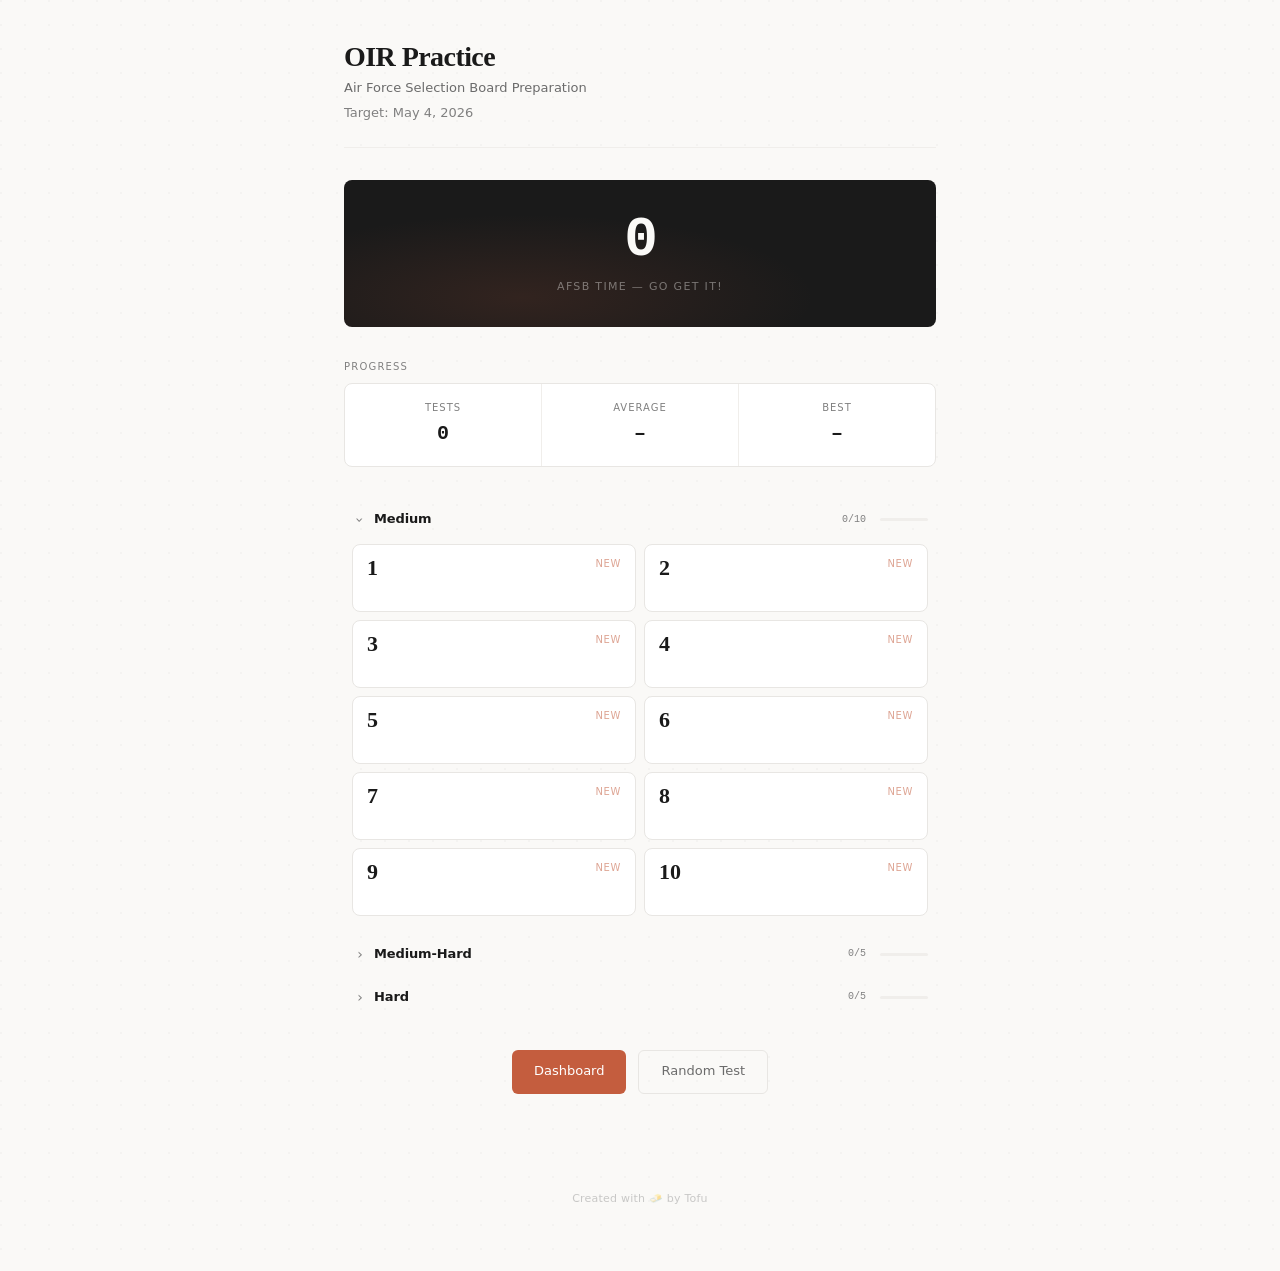
<file: index.html>
<!DOCTYPE html>
<html lang="en">
<head>
    <meta charset="UTF-8">
    <meta name="viewport" content="width=device-width, initial-scale=1.0">
    <title>OIR Practice — AFSB Preparation</title>
    <link rel="stylesheet" href="styles.css">
</head>
<body>
    <div class="container">
        <div class="header">
            <h1>OIR Practice</h1>
            <p>Air Force Selection Board Preparation</p>
            <p class="personal">Target: May 4, 2026</p>
        </div>

        <!-- Countdown Hero -->
        <div class="countdown-hero" role="status" aria-label="Countdown to AFSB">
            <div class="countdown-days" id="countdown" aria-live="polite">—</div>
            <div class="countdown-label">days until AFSB</div>
        </div>

        <div class="stats-section" role="region" aria-label="Progress overview">
            <h2>Progress</h2>
            <div id="overallStats" class="stats-grid">
                <div class="stat-card">
                    <div class="stat-label">Tests</div>
                    <div class="stat-value" id="testsTaken">0</div>
                </div>
                <div class="stat-card">
                    <div class="stat-label">Average</div>
                    <div class="stat-value" id="avgScore">–</div>
                </div>
                <div class="stat-card">
                    <div class="stat-label">Best</div>
                    <div class="stat-value" id="bestScore">–</div>
                </div>
            </div>
        </div>

        <div class="tests-section">
            <div id="testsGrid">
                <!-- Test groups will be injected here -->
            </div>
        </div>

        <div class="actions-section">
            <button class="action-btn" onclick="location.href='dashboard.html'" aria-label="View dashboard">
                Dashboard
            </button>
            <button class="action-btn secondary" onclick="startRandomTest()" aria-label="Start a random test">
                Random Test
            </button>
        </div>

        <div class="footer">
            <p>Created with 🧈 by Tofu</p>
        </div>
    </div>

    <script src="storage.js"></script>
    <script>
        function escapeHTMLIdx(str) {
            if (typeof str !== 'string') return String(str);
            return str.replace(/&/g, '&amp;').replace(/</g, '&lt;').replace(/>/g, '&gt;').replace(/"/g, '&quot;');
        }

        // Load test status and stats on page load
        window.addEventListener('DOMContentLoaded', function() {
            loadStats();
            loadTests();
            updateCountdown();
        });

        function updateCountdown() {
            const target = new Date('2026-05-04T00:00:00+05:30');
            const now = new Date();
            const diff = target - now;
            const el = document.getElementById('countdown');
            if (!el) return;
            if (diff <= 0) {
                el.textContent = '0';
                document.querySelector('.countdown-label').textContent = 'AFSB time — go get it!';
            } else {
                const days = Math.ceil(diff / (1000 * 60 * 60 * 24));
                el.innerHTML = days + '<span class="countdown-unit">d</span>';
            }
        }

        function loadStats() {
            const stats = getOverallStats();
            
            if (stats) {
                document.getElementById('testsTaken').textContent = stats.testsTaken;
                document.getElementById('avgScore').textContent = stats.avgScore + '%';
                document.getElementById('bestScore').textContent = stats.bestScore + '/50';
            }
        }

        function loadTests() {
            const testsContainer = document.getElementById('testsGrid');
            const testResults = getTestResults();
            
            // Define available tests
            const tests = [
                { id: 1, title: 'OIR Mock Test 1', difficulty: 'Medium' },
                { id: 2, title: 'OIR Mock Test 2', difficulty: 'Medium' },
                { id: 3, title: 'OIR Mock Test 3', difficulty: 'Medium' },
                { id: 4, title: 'OIR Mock Test 4', difficulty: 'Medium' },
                { id: 5, title: 'OIR Mock Test 5', difficulty: 'Medium' },
                { id: 6, title: 'OIR Mock Test 6', difficulty: 'Medium' },
                { id: 7, title: 'OIR Mock Test 7', difficulty: 'Medium' },
                { id: 8, title: 'OIR Mock Test 8', difficulty: 'Medium' },
                { id: 9, title: 'OIR Mock Test 9', difficulty: 'Medium' },
                { id: 10, title: 'OIR Mock Test 10', difficulty: 'Medium' },
                { id: 11, title: 'OIR Mock Test 11', difficulty: 'Medium-Hard' },
                { id: 12, title: 'OIR Mock Test 12', difficulty: 'Medium-Hard' },
                { id: 13, title: 'OIR Mock Test 13', difficulty: 'Medium-Hard' },
                { id: 14, title: 'OIR Mock Test 14', difficulty: 'Medium-Hard' },
                { id: 15, title: 'OIR Mock Test 15', difficulty: 'Medium-Hard' },
                { id: 16, title: 'OIR Mock Test 16', difficulty: 'Hard' },
                { id: 17, title: 'OIR Mock Test 17', difficulty: 'Hard' },
                { id: 18, title: 'OIR Mock Test 18', difficulty: 'Hard' },
                { id: 19, title: 'OIR Mock Test 19', difficulty: 'Hard' },
                { id: 20, title: 'OIR Mock Test 20', difficulty: 'Hard' }
            ];

            // Group tests by difficulty
            const groups = [
                { key: 'medium', label: 'Medium', emoji: '◆', tests: tests.filter(t => t.difficulty === 'Medium') },
                { key: 'medium-hard', label: 'Medium-Hard', emoji: '◆◆', tests: tests.filter(t => t.difficulty === 'Medium-Hard') },
                { key: 'hard', label: 'Hard', emoji: '◆◆◆', tests: tests.filter(t => t.difficulty === 'Hard') }
            ];

            testsContainer.innerHTML = '';

            groups.forEach((group, groupIdx) => {
                const completedInGroup = group.tests.filter(t => testResults.some(r => r.testId === t.id)).length;
                const progressPct = group.tests.length > 0 ? Math.round((completedInGroup / group.tests.length) * 100) : 0;

                const groupDiv = document.createElement('div');
                groupDiv.className = 'difficulty-group';
                
                // Collapsible header
                const headerDiv = document.createElement('div');
                headerDiv.className = 'difficulty-group-header';
                headerDiv.innerHTML = `
                    <span class="group-chevron" id="chevron-${group.key}">›</span>
                    <span class="difficulty-group-label">${group.label}</span>
                    <span class="group-progress">${completedInGroup}/${group.tests.length}</span>
                    <div class="group-progress-bar">
                        <div class="group-progress-fill" style="width: ${progressPct}%"></div>
                    </div>
                `;
                
                headerDiv.addEventListener('click', function() {
                    const body = groupDiv.querySelector('.difficulty-group-body');
                    const chevron = document.getElementById('chevron-' + group.key);
                    body.classList.toggle('collapsed');
                    chevron.classList.toggle('open');
                });
                
                groupDiv.appendChild(headerDiv);

                // Collapsible body — start collapsed by default
                const bodyDiv = document.createElement('div');
                bodyDiv.className = 'difficulty-group-body collapsed';

                const grid = document.createElement('div');
                grid.className = 'tests-compact-grid';

                group.tests.forEach(test => {
                    const results = testResults.filter(r => r.testId === test.id);
                    const bestScore = results.length > 0 ? Math.max(...results.map(r => r.score)) : null;
                    const bestPercentage = results.length > 0 ? Math.max(...results.map(r => r.percentage)) : null;
                    const attemptCount = results.length;
                    const testNum = test.id;

                    const card = document.createElement('div');
                    card.className = 'test-card';
                    card.setAttribute('role', 'button');
                    card.setAttribute('tabindex', '0');
                    card.setAttribute('aria-label', 'Test ' + testNum + (attemptCount > 0 ? ', best score ' + bestScore + ' out of 50' : ', not yet attempted'));
                    if (attemptCount > 0) card.classList.add('completed');
                    
                    card.innerHTML = `
                        <div class="card-top">
                            <span class="test-num">${testNum}</span>
                            ${attemptCount > 0 
                                ? '<span class="card-check">✓</span>' 
                                : '<span class="card-new">NEW</span>'}
                        </div>
                        ${attemptCount > 0 
                            ? `<div class="card-score">${bestScore}/50 · ${bestPercentage}%</div>` 
                            : ''}
                        <div class="card-bottom">
                            <span class="card-action">${attemptCount > 0 ? 'Retake →' : 'Start →'}</span>
                            ${attemptCount > 0 
                                ? `<a href="javascript:void(0)" class="results-link" onclick="event.stopPropagation(); viewResults(${test.id})" aria-label="View results for test ${testNum}">results</a>` 
                                : ''}
                        </div>
                    `;
                    
                    card.addEventListener('click', function() {
                        startTest(test.id);
                    });
                    card.addEventListener('keydown', function(e) {
                        if (e.key === 'Enter' || e.key === ' ') {
                            e.preventDefault();
                            startTest(test.id);
                        }
                    });

                    grid.appendChild(card);
                });

                bodyDiv.appendChild(grid);
                groupDiv.appendChild(bodyDiv);
                testsContainer.appendChild(groupDiv);
            });

            // Auto-expand the first group that has incomplete tests, or the first group
            const firstIncomplete = groups.findIndex(g => {
                const completedInGroup = g.tests.filter(t => testResults.some(r => r.testId === t.id)).length;
                return completedInGroup < g.tests.length;
            });
            const expandIdx = firstIncomplete >= 0 ? firstIncomplete : 0;
            const allGroups = testsContainer.querySelectorAll('.difficulty-group');
            if (allGroups[expandIdx]) {
                const body = allGroups[expandIdx].querySelector('.difficulty-group-body');
                const chevron = allGroups[expandIdx].querySelector('.group-chevron');
                if (body) body.classList.remove('collapsed');
                if (chevron) chevron.classList.add('open');
            }
        }

        function startTest(testId) {
            window.location.href = `test.html?testId=${testId}`;
        }

        function startRandomTest() {
            const testResults = getTestResults();
            const allTests = Array.from({length: 20}, (_, i) => i + 1);
            
            // Try to find an untaken test first
            const takenTests = new Set(testResults.map(r => r.testId));
            const untakenTests = allTests.filter(id => !takenTests.has(id));
            
            let randomTestId;
            if (untakenTests.length > 0) {
                randomTestId = untakenTests[Math.floor(Math.random() * untakenTests.length)];
            } else {
                randomTestId = allTests[Math.floor(Math.random() * allTests.length)];
            }
            
            startTest(randomTestId);
        }

        function viewResults(testId) {
            window.location.href = `dashboard.html?testId=${testId}`;
        }
    </script>
</body>
</html>
</file>
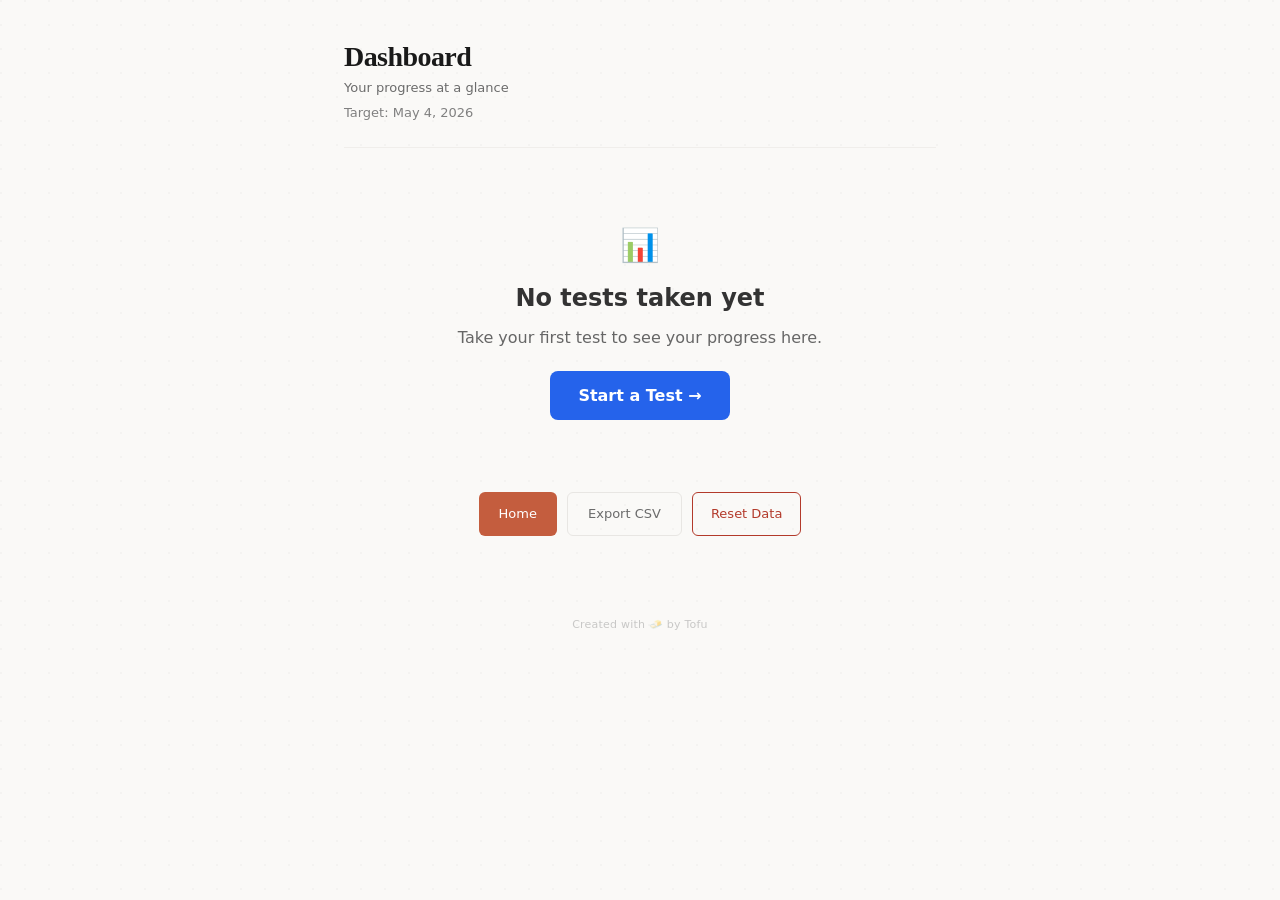
<file: dashboard.html>
<!DOCTYPE html>
<html lang="en">
<head>
    <meta charset="UTF-8">
    <meta name="viewport" content="width=device-width, initial-scale=1.0">
    <title>Dashboard — OIR Practice</title>
    <link rel="stylesheet" href="styles.css">
</head>
<body>
    <div class="container">
        <div class="header">
            <h1>Dashboard</h1>
            <p>Your progress at a glance</p>
            <p class="personal">Target: May 4, 2026</p>
        </div>

        <div class="dashboard-content">
            <!-- Empty state — shown when no tests taken -->
            <div id="emptyState" style="display: none; text-align: center; padding: 40px 20px;">
                <p style="font-size: 2em; margin-bottom: 8px;">📊</p>
                <h2 style="margin: 0 0 8px; color: #333;">No tests taken yet</h2>
                <p style="color: #666; margin: 0 0 20px;">Take your first test to see your progress here.</p>
                <a href="index.html" style="display: inline-block; padding: 12px 28px; background: #2563eb; color: #fff; border-radius: 8px; text-decoration: none; font-weight: 600;" aria-label="Go to home page to start a test">Start a Test →</a>
            </div>

            <!-- Hero Stats -->
            <div class="dashboard-hero" id="dashboardHero" style="display: none;" role="region" aria-label="Summary statistics">
                <div class="hero-card primary">
                    <div class="hero-card-label">Average Score</div>
                    <div class="hero-card-value" id="heroAvg">–</div>
                </div>
                <div class="hero-card primary">
                    <div class="hero-card-label">Best Score</div>
                    <div class="hero-card-value" id="heroBest">–</div>
                    <div class="hero-card-sub" id="heroBestTest"></div>
                </div>
                <div class="hero-card">
                    <div class="hero-card-label">Tests Taken</div>
                    <div class="hero-card-value" id="testsTaken">0</div>
                </div>
                <div class="hero-card">
                    <div class="hero-card-label">Unique Tests</div>
                    <div class="hero-card-value" id="uniqueTests">0</div>
                    <div class="hero-card-sub" id="heroRemaining"></div>
                </div>
            </div>

            <!-- Weakness Callout -->
            <div class="weak-callout" id="weakCallout" style="display: none;" role="status" aria-label="Focus area recommendation">
                <span class="weak-callout-icon">⚡</span>
                <div class="weak-callout-text">
                    Focus area: <strong id="weakSection">–</strong> — <span id="weakPct">–</span>
                </div>
            </div>

            <!-- Overall Stats (hidden, kept for JS compatibility) -->
            <div id="overallStats" style="display: none;">
                <div id="avgScore"></div>
                <div id="bestScore"></div>
            </div>

            <!-- Test History -->
            <section class="dashboard-section" id="historySection">
                <h2>History</h2>
                <div id="testHistory" class="test-history" role="list" aria-label="Test history">
                    <!-- History will be injected here -->
                </div>
            </section>

            <!-- Section-wise Performance -->
            <section class="dashboard-section" id="sectionPerfSection">
                <h2>Performance by Section</h2>
                <div id="sectionPerformance" class="section-performance" role="list" aria-label="Performance by section">
                    <!-- Section stats will be injected here -->
                </div>
            </section>

            <!-- All Complete Banner -->
            <div id="allCompleteBanner" style="display: none; background: #e8f5e9; border-radius: 10px; padding: 24px; text-align: center; margin: 20px 0;" role="status">
                <p style="font-size: 1.5em; margin: 0 0 4px;">🏆</p>
                <h3 style="color: #2e7d32; margin: 0 0 8px;">All 20 tests completed!</h3>
                <p style="color: #1b5e20; margin: 0;">You've attempted every test. Review weak areas or retake for higher scores.</p>
            </div>

            <!-- Actions -->
            <section class="dashboard-actions">
                <button class="btn-primary" onclick="location.href='index.html'" aria-label="Go to home page">
                    Home
                </button>
                <button class="btn-secondary" onclick="exportToCSV()" aria-label="Export results as CSV">
                    Export CSV
                </button>
                <button class="btn-danger" onclick="if(resetAllProgress()) location.reload();" aria-label="Reset all progress data">
                    Reset Data
                </button>
            </section>
        </div>

        <div class="footer">
            <p>Created with 🧈 by Tofu</p>
        </div>
    </div>

    <script src="storage.js"></script>
    <script>
        window.addEventListener('DOMContentLoaded', function () {
            loadDashboard();

            // Highlight results for a specific test if ?testId= is in URL
            var params = new URLSearchParams(window.location.search);
            var focusTestId = params.get('testId');
            if (focusTestId) {
                var target = document.querySelector('[data-test-id="' + focusTestId + '"]');
                if (target) {
                    target.scrollIntoView({ behavior: 'smooth', block: 'center' });
                    target.style.outline = '2px solid #2563eb';
                    target.style.outlineOffset = '4px';
                }
            }
        });

        function escapeHTMLDash(str) {
            if (typeof str !== 'string') return String(str);
            return str.replace(/&/g, '&amp;').replace(/</g, '&lt;').replace(/>/g, '&gt;').replace(/"/g, '&quot;');
        }

        function loadDashboard() {
            var results = getTestResults();

            if (results.length === 0) {
                // Show empty state, hide data sections
                document.getElementById('emptyState').style.display = 'block';
                document.getElementById('historySection').style.display = 'none';
                document.getElementById('sectionPerfSection').style.display = 'none';
                return;
            }

            // Load hero stats
            var stats = getOverallStats();
            if (!stats) return;

            var heroEl = document.getElementById('dashboardHero');
            heroEl.style.display = 'grid';

            document.getElementById('heroAvg').textContent = stats.avgScore + '%';
            document.getElementById('heroBest').textContent = stats.bestScore + '/50';
            document.getElementById('heroBestTest').textContent = stats.bestTest || '';
            document.getElementById('testsTaken').textContent = stats.testsTaken;
            document.getElementById('uniqueTests').textContent = stats.uniqueTests;
            var remaining = 20 - stats.uniqueTests;
            document.getElementById('heroRemaining').textContent = remaining > 0 ? remaining + ' remaining' : 'All done!';

            // All-complete banner
            if (stats.uniqueTests >= 20) {
                document.getElementById('allCompleteBanner').style.display = 'block';
            }

            // Weakness callout
            if (stats.weakestSection) {
                var weakEl = document.getElementById('weakCallout');
                weakEl.style.display = 'flex';
                document.getElementById('weakSection').textContent = stats.weakestSection;
                document.getElementById('weakPct').textContent = stats.weakestPct + '% accuracy';
            }

            // Hidden fields for compatibility
            document.getElementById('avgScore').textContent = stats.avgScore + '%';
            document.getElementById('bestScore').textContent = stats.bestScore + '/50';

            // Load test history (most recent first)
            var historyDiv = document.getElementById('testHistory');
            historyDiv.innerHTML = '';

            var sortedResults = results.sort(function (a, b) { return b.timestamp - a.timestamp; });

            sortedResults.forEach(function (result) {
                var date = new Date(result.timestamp).toLocaleString('en-IN', {
                    dateStyle: 'medium',
                    timeStyle: 'short'
                });

                var historyItem = document.createElement('div');
                historyItem.className = 'history-item';
                historyItem.setAttribute('data-test-id', result.testId);
                historyItem.setAttribute('role', 'listitem');

                var sectionsHTML = '';
                if (result.sectionScores) {
                    Object.entries(result.sectionScores).forEach(function (entry) {
                        sectionsHTML += '<span class="section-badge">' + escapeHTMLDash(entry[0]) + ': ' + entry[1].score + '/' + entry[1].total + '</span>';
                    });
                }

                var totalQ = result.totalQuestions || 50;
                historyItem.innerHTML =
                    '<div class="history-header">' +
                    '<h3>' + escapeHTMLDash(result.testTitle || 'Test ' + result.testId) + '</h3>' +
                    '<span class="history-date">' + escapeHTMLDash(date) + '</span>' +
                    '</div>' +
                    '<div class="history-body">' +
                    '<div class="history-score"><strong>' + result.score + '/' + totalQ + ' (' + result.percentage + '%)</strong></div>' +
                    '<div class="history-time">' + Math.floor(result.timeTaken / 60) + 'm ' + (result.timeTaken % 60) + 's</div>' +
                    '<div class="history-sections">' + sectionsHTML + '</div>' +
                    '</div>';

                historyDiv.appendChild(historyItem);
            });

            // Load section-wise performance
            var sectionDiv = document.getElementById('sectionPerformance');
            var sectionTotals = stats.sectionPerformance;

            sectionDiv.innerHTML = '';
            Object.entries(sectionTotals).forEach(function (entry) {
                var section = entry[0];
                var data = entry[1];
                var percentage = data.total > 0 ? ((data.correct / data.total) * 100).toFixed(1) : '0.0';
                var sectionCard = document.createElement('div');
                sectionCard.className = 'section-card';
                sectionCard.setAttribute('role', 'listitem');
                sectionCard.innerHTML =
                    '<h3>' + escapeHTMLDash(section) + '</h3>' +
                    '<div class="section-score">' + data.correct + '/' + data.total + '</div>' +
                    '<div class="section-percentage">' + percentage + '%</div>' +
                    '<div class="section-bar"><div class="section-bar-fill" style="width: ' + percentage + '%"></div></div>';
                sectionDiv.appendChild(sectionCard);
            });
        }
    </script>
</body>
</html>
</file>
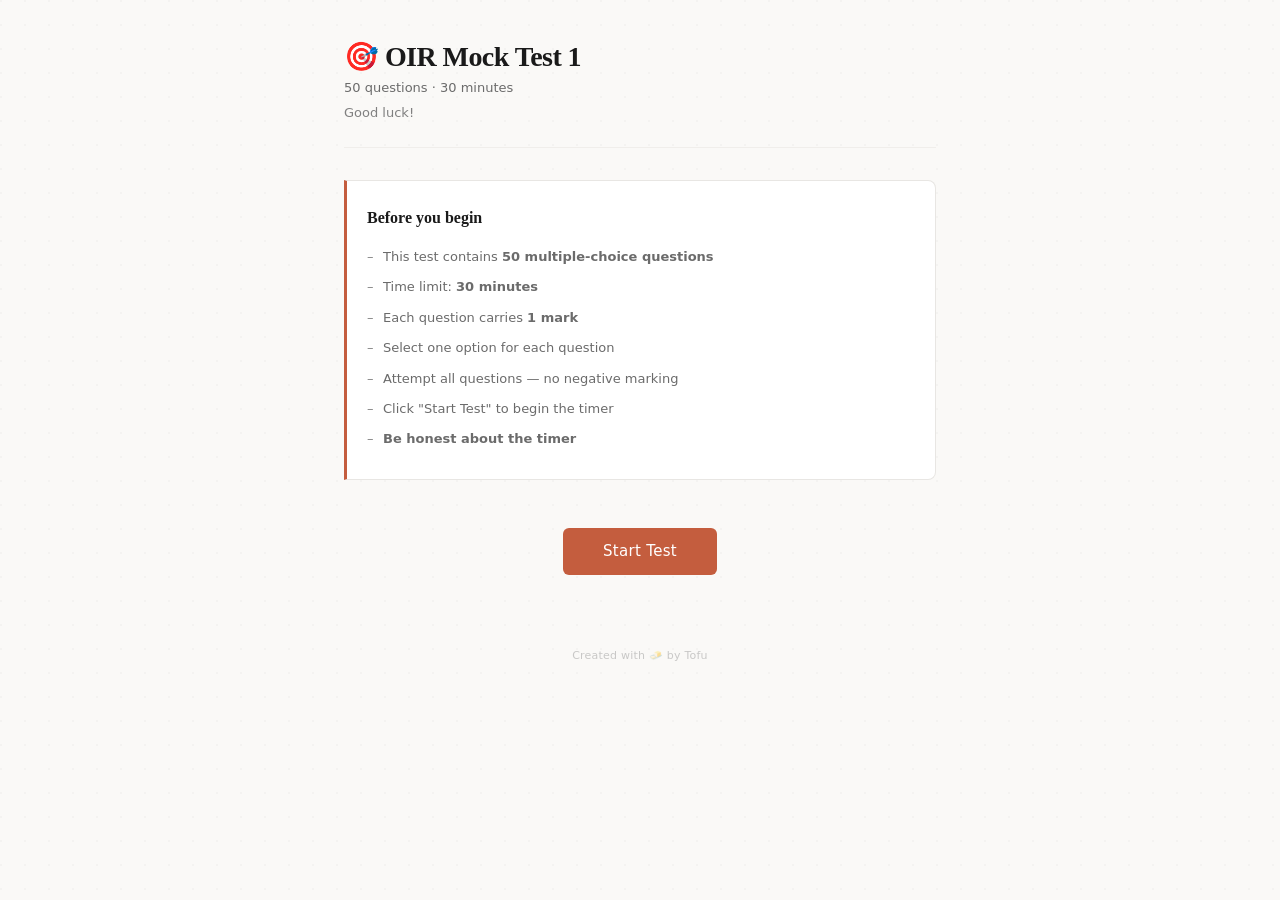
<file: test.html>
<!DOCTYPE html>
<html lang="en">
<head>
    <meta charset="UTF-8">
    <meta name="viewport" content="width=device-width, initial-scale=1.0">
    <title>OIR Test — AFSB Preparation</title>
    <link rel="stylesheet" href="styles.css">
</head>
<body>
    <div class="container">
        <div class="header">
            <h1 id="testTitle">Loading…</h1>
            <p>50 questions · 30 minutes</p>
            <p class="personal">Good luck!</p>
        </div>

        <!-- Error section — shown when test data fails to load -->
        <div id="errorSection" style="display: none;" role="alert" aria-live="assertive"></div>

        <div id="introSection">
            <div class="instructions">
                <h3>Before you begin</h3>
                <ul>
                    <li>This test contains <strong>50 multiple-choice questions</strong></li>
                    <li>Time limit: <strong>30 minutes</strong></li>
                    <li>Each question carries <strong>1 mark</strong></li>
                    <li>Select one option for each question</li>
                    <li>Attempt all questions — no negative marking</li>
                    <li>Click "Start Test" to begin the timer</li>
                    <li><strong>Be honest about the timer</strong></li>
                </ul>
            </div>

            <div class="start-btn-container">
                <button class="start-btn" onclick="startTest()" aria-label="Start the test">Start Test</button>
            </div>
        </div>

        <div id="timerSection" class="timer-section" style="display: none;" role="timer" aria-label="Test timer">
            <span class="timer-label">Time Remaining</span>
            <span id="timer" aria-live="off">30:00</span>
        </div>

        <div id="progressBar" class="test-progress" style="display: none;" role="progressbar" aria-valuemin="0" aria-valuemax="50" aria-valuenow="0" aria-label="Questions answered">
            <div class="test-progress-bar">
                <div class="test-progress-fill" id="progressFill"></div>
            </div>
            <span class="test-progress-text" id="progressText">0/50</span>
        </div>

        <div id="testSection" class="test-content">
            <!-- Questions will be injected here -->
        </div>

        <div id="resultsSection" class="results">
            <!-- Results will be shown here -->
        </div>

        <div class="footer">
            <p>Created with 🧈 by Tofu</p>
        </div>
    </div>

    <script src="storage.js"></script>
    <script src="app.js"></script>
    <script>
        // Progress bar — tracks answered questions
        (function () {
            var orig = window.saveAnswer;
            if (!orig) return;
            window.saveAnswer = function (questionId, answerIndex) {
                orig(questionId, answerIndex);
                updateProgress();
            };
            function updateProgress() {
                var answered = document.querySelectorAll('#testSection input[type="radio"]:checked').length;
                var total = (window.currentTest && window.currentTest.questions) ? window.currentTest.questions.length : 50;
                var pct = Math.round((answered / total) * 100);
                var fill = document.getElementById('progressFill');
                var text = document.getElementById('progressText');
                var bar = document.getElementById('progressBar');
                if (fill) fill.style.width = pct + '%';
                if (text) text.textContent = answered + '/' + total;
                if (bar) {
                    bar.setAttribute('aria-valuenow', answered);
                    bar.setAttribute('aria-valuemax', total);
                }
            }
        })();

        // Show progress bar when test starts
        var origStart = window.startTest;
        window.startTest = function () {
            origStart();
            var pb = document.getElementById('progressBar');
            if (pb) pb.style.display = 'flex';
        };

        // Keyboard navigation: Enter/Space on radio labels selects the option
        document.addEventListener('keydown', function (e) {
            if (e.key === 'Enter' && e.target.tagName === 'INPUT' && e.target.type === 'radio') {
                e.target.checked = true;
                e.target.dispatchEvent(new Event('change', { bubbles: true }));
            }
        });
    </script>
</body>
</html>
</file>
<file: styles.css>
/* OIR Practice Platform — Designer Round 3 (final)
   Readability · Selection feedback · Coherent spacing · Warm achievements */

*,
*::before,
*::after {
    margin: 0;
    padding: 0;
    box-sizing: border-box;
}

:root {
    --bg: #faf9f7;
    --card-bg: #ffffff;
    --text: #1a1a1a;
    --text-secondary: #6b6b6b;
    --text-muted: #808080;
    --border: #e8e6e3;
    --border-light: #f0eeeb;
    --accent: #c45d3e;
    --accent-hover: #a84d32;
    --accent-faint: rgba(196, 93, 62, 0.06);
    --accent-light: rgba(196, 93, 62, 0.13);
    --success: #5a7a6b;
    --success-light: #eef5f0;
    --warning-bg: #fdf6ee;
    --warning-border: #e0c68a;
    --warning-text: #7d6330;
    --danger: #b33a2b;
    --radius: 8px;
    --radius-sm: 6px;
    --font-serif: Georgia, 'Times New Roman', serif;
    --font-mono: 'SF Mono', 'Cascadia Code', 'Fira Code', 'Consolas', monospace;
}

::selection {
    background: rgba(196, 93, 62, 0.15);
}

/* ────────────────────────────────────
   Focus — keyboard accessibility
   ──────────────────────────────────── */

:focus-visible {
    outline: 2px solid var(--accent);
    outline-offset: 2px;
}

button:focus-visible,
.test-card:focus-visible,
.action-btn:focus-visible,
.option:focus-within {
    outline: 2px solid var(--accent);
    outline-offset: 2px;
    border-color: var(--accent);
}

body {
    font-family: -apple-system, BlinkMacSystemFont, 'Segoe UI', system-ui, sans-serif;
    background: var(--bg);
    background-image: radial-gradient(circle at 1px 1px, rgba(0,0,0,0.022) 1px, transparent 0);
    background-size: 24px 24px;
    color: var(--text);
    line-height: 1.6;
    min-height: 100vh;
    -webkit-font-smoothing: antialiased;
    -moz-osx-font-smoothing: grayscale;
}

button {
    touch-action: manipulation;
    font-family: inherit;
}

a {
    color: var(--accent);
    text-decoration: none;
}

a:hover {
    text-decoration: underline;
}

/* ────────────────────────────────────
   Layout
   ──────────────────────────────────── */

.container {
    max-width: 640px;
    margin: 0 auto;
    padding: 2.5rem 1.5rem;
}

/* ────────────────────────────────────
   Header
   ──────────────────────────────────── */

.header {
    margin-bottom: 2rem;
    padding-bottom: 1.5rem;
    border-bottom: 1px solid var(--border-light);
}

.header h1 {
    font-family: var(--font-serif);
    font-size: 1.75rem;
    font-weight: 700;
    color: var(--text);
    letter-spacing: -0.02em;
    line-height: 1.2;
}

.header p {
    color: var(--text-secondary);
    font-size: 0.8125rem;
    margin-top: 0.25rem;
    line-height: 1.5;
}

.header .personal {
    color: var(--text-muted);
    font-size: 0.8125rem;
    margin-top: 0.375rem;
}

/* Old countdown badge — hidden on index (hero replaces it) */
.countdown {
    display: inline-block;
    background: var(--accent-faint);
    color: var(--accent);
    font-size: 0.6875rem;
    font-weight: 500;
    padding: 0.1875rem 0.5rem;
    border-radius: 3px;
    margin-left: 0.25rem;
    letter-spacing: 0.01em;
    vertical-align: middle;
    font-style: normal;
}

/* ────────────────────────────────────
   Countdown Hero (index.html)
   ──────────────────────────────────── */

.countdown-hero {
    background: var(--text);
    color: #faf9f7;
    border-radius: var(--radius);
    padding: 2rem 1.5rem;
    text-align: center;
    margin-bottom: 2rem;
    position: relative;
    overflow: hidden;
}

.countdown-hero::before {
    content: '';
    position: absolute;
    inset: 0;
    background: radial-gradient(ellipse at 30% 80%, rgba(196,93,62,0.14) 0%, transparent 50%);
    pointer-events: none;
}

.countdown-days {
    font-family: var(--font-mono);
    font-size: 3.5rem;
    font-weight: 700;
    line-height: 1;
    letter-spacing: -0.04em;
    position: relative;
}

.countdown-unit {
    font-family: -apple-system, BlinkMacSystemFont, 'Segoe UI', system-ui, sans-serif;
    font-size: 1.125rem;
    font-weight: 400;
    opacity: 0.45;
    margin-left: 0.125rem;
    letter-spacing: 0;
}

.countdown-label {
    font-size: 0.6875rem;
    text-transform: uppercase;
    letter-spacing: 0.12em;
    opacity: 0.4;
    margin-top: 0.625rem;
    position: relative;
}

/* ────────────────────────────────────
   Stats
   ──────────────────────────────────── */

.stats-section {
    margin-bottom: 2rem;
}

.stats-section h2,
.tests-section h2 {
    font-size: 0.625rem;
    font-weight: 500;
    text-transform: uppercase;
    letter-spacing: 0.12em;
    color: var(--text-muted);
    margin-bottom: 0.5rem;
}

.stats-grid {
    display: flex;
    gap: 0;
    border: 1px solid var(--border);
    border-radius: var(--radius);
    background: var(--card-bg);
    overflow: hidden;
}

.stat-card {
    flex: 1;
    padding: 1rem 0.5rem;
    text-align: center;
    border-right: 1px solid var(--border-light);
}

.stat-card:last-child {
    border-right: none;
}

.stat-label {
    font-size: 0.625rem;
    text-transform: uppercase;
    letter-spacing: 0.1em;
    color: var(--text-muted);
    margin-bottom: 0.125rem;
    font-weight: 500;
}

.stat-value {
    font-family: var(--font-mono);
    font-size: 1.25rem;
    font-weight: 600;
    color: var(--text);
    font-variant-numeric: tabular-nums;
}

/* ────────────────────────────────────
   Test List — Collapsible Groups
   ──────────────────────────────────── */

.tests-section {
    margin-bottom: 2rem;
}

.difficulty-group {
    margin-bottom: 0.125rem;
}

.difficulty-group:last-child {
    margin-bottom: 0;
}

/* Clickable group header */
.difficulty-group-header {
    display: flex;
    align-items: center;
    gap: 0.375rem;
    padding: 0.625rem 0.5rem;
    cursor: pointer;
    user-select: none;
    border-radius: var(--radius-sm);
    transition: background 0.1s;
}

.difficulty-group-header:hover {
    background: rgba(0,0,0,0.025);
}

.group-chevron {
    display: inline-flex;
    align-items: center;
    justify-content: center;
    width: 1rem;
    height: 1rem;
    font-size: 0.875rem;
    color: var(--text-muted);
    transition: transform 0.25s ease;
    flex-shrink: 0;
}

.group-chevron.open {
    transform: rotate(90deg);
}

/* Override old .difficulty-group-label styles */
.difficulty-group-label {
    font-size: 0.8125rem;
    font-weight: 600;
    color: var(--text);
    letter-spacing: -0.01em;
    text-transform: none;
    margin-bottom: 0;
}

.difficulty-group-label::after {
    display: none;
}

.group-progress {
    font-family: var(--font-mono);
    font-size: 0.625rem;
    color: var(--text-muted);
    font-weight: 400;
    margin-left: auto;
    font-variant-numeric: tabular-nums;
}

.group-progress-bar {
    width: 3rem;
    height: 3px;
    background: var(--border-light);
    border-radius: 2px;
    overflow: hidden;
    margin-left: 0.5rem;
}

.group-progress-fill {
    height: 100%;
    background: var(--success);
    border-radius: 2px;
    transition: width 0.3s ease;
}

/* Collapsible body */
.difficulty-group-body {
    overflow: hidden;
    max-height: 600px;
    transition: max-height 0.35s ease, opacity 0.25s ease;
    opacity: 1;
    padding-bottom: 0.75rem;
}

.difficulty-group-body.collapsed {
    max-height: 0;
    opacity: 0;
    padding-bottom: 0;
}

/* Compact 2-column grid */
.tests-compact-grid {
    display: grid;
    grid-template-columns: repeat(2, 1fr);
    gap: 0.5rem;
    padding: 0.25rem 0.5rem;
}

/* ────────────────────────────────────
   Compact Test Card
   ──────────────────────────────────── */

.test-card {
    padding: 0.75rem 0.875rem;
    border: 1px solid var(--border);
    border-radius: var(--radius);
    cursor: pointer;
    transition: border-color 0.15s, box-shadow 0.2s, transform 0.15s;
    background: var(--card-bg);
    position: relative;
    display: flex;
    flex-direction: column;
    min-height: 4.25rem;
    -webkit-tap-highlight-color: transparent;
}

.test-card:hover {
    border-color: var(--accent);
    box-shadow: 0 3px 12px rgba(0,0,0,0.045);
    transform: translateY(-1px);
}

.test-card:active {
    transform: translateY(0);
    box-shadow: 0 1px 4px rgba(0,0,0,0.04);
}

.test-card.completed {
    border-left: 3px solid var(--success);
}

.card-top {
    display: flex;
    justify-content: space-between;
    align-items: flex-start;
}

.test-num {
    font-family: var(--font-serif);
    font-size: 1.375rem;
    font-weight: 700;
    color: var(--text);
    line-height: 1;
}

.card-check {
    color: var(--success);
    font-size: 0.8125rem;
    font-weight: 700;
    line-height: 1;
}

.card-new {
    font-size: 0.625rem;
    text-transform: uppercase;
    letter-spacing: 0.06em;
    color: var(--accent);
    opacity: 0.55;
    background: none;
    padding: 0;
    border-radius: 0;
    line-height: 1.4;
    font-weight: 500;
}

.card-score {
    font-family: var(--font-mono);
    font-size: 0.6875rem;
    color: var(--text-secondary);
    margin-top: 0.25rem;
    font-variant-numeric: tabular-nums;
}

.card-bottom {
    margin-top: auto;
    padding-top: 0.25rem;
    display: flex;
    justify-content: space-between;
    align-items: center;
}

.card-action {
    font-size: 0.625rem;
    color: var(--accent);
    opacity: 0;
    transition: opacity 0.15s;
    letter-spacing: 0.02em;
}

.test-card:hover .card-action {
    opacity: 1;
}

.results-link {
    font-size: 0.625rem;
    color: var(--text-muted);
    opacity: 0;
    transition: opacity 0.15s;
    text-decoration: none;
    letter-spacing: 0.02em;
}

.test-card:hover .results-link {
    opacity: 0.8;
}

.results-link:hover {
    color: var(--accent);
    text-decoration: none;
}

/* Mobile: show actions always (no hover) */
@media (hover: none) {
    .card-action {
        opacity: 0.6;
    }
    .results-link {
        opacity: 0.6;
    }
}

/* ────────────────────────────────────
   Buttons
   ──────────────────────────────────── */

.btn-primary,
.start-btn,
.submit-btn {
    background: var(--accent);
    color: #fff;
    border: none;
    padding: 0.625rem 1.25rem;
    border-radius: var(--radius-sm);
    font-size: 0.8125rem;
    font-weight: 500;
    cursor: pointer;
    transition: background 0.12s ease, transform 0.1s ease;
    line-height: 1.3;
    min-height: 2.75rem;
}

.btn-primary:hover,
.start-btn:hover,
.submit-btn:hover {
    background: var(--accent-hover);
    transform: translateY(-1px);
}

.btn-primary:active,
.start-btn:active,
.submit-btn:active {
    background: #943f28;
    transform: translateY(0);
}

.btn-secondary {
    background: transparent;
    color: var(--text-secondary);
    border: 1px solid var(--border);
    padding: 0.5625rem 1.25rem;
    border-radius: var(--radius-sm);
    font-size: 0.8125rem;
    font-weight: 500;
    cursor: pointer;
    transition: border-color 0.12s ease;
    line-height: 1.3;
    min-height: 2.75rem;
}

.btn-secondary:hover {
    border-color: var(--text-muted);
}

.btn-danger {
    background: transparent;
    color: var(--danger);
    border: 1px solid currentColor;
    padding: 0.5625rem 1.125rem;
    border-radius: var(--radius-sm);
    font-size: 0.8125rem;
    font-weight: 500;
    cursor: pointer;
    transition: all 0.12s ease;
    line-height: 1.3;
}

.btn-danger:hover {
    background: var(--danger);
    color: #fff;
}

.action-btn {
    background: var(--accent);
    color: #fff;
    border: none;
    padding: 0.6875rem 1.375rem;
    border-radius: var(--radius-sm);
    font-size: 0.8125rem;
    font-weight: 500;
    cursor: pointer;
    transition: background 0.12s ease, transform 0.1s ease;
    line-height: 1.3;
    min-height: 2.75rem;
}

.action-btn:hover {
    background: var(--accent-hover);
    transform: translateY(-1px);
}

.action-btn:active {
    transform: translateY(0);
}

.action-btn.secondary {
    background: transparent;
    color: var(--text-secondary);
    border: 1px solid var(--border);
}

.action-btn.secondary:hover {
    border-color: var(--text-muted);
    background: transparent;
}

/* Actions row */
.actions-section {
    display: flex;
    gap: 0.75rem;
    justify-content: center;
    flex-wrap: wrap;
    margin-bottom: 3rem;
}

/* ────────────────────────────────────
   Instructions (test.html)
   ──────────────────────────────────── */

.instructions {
    background: var(--card-bg);
    border: 1px solid var(--border);
    border-left: 3px solid var(--accent);
    border-radius: 0 var(--radius) var(--radius) 0;
    padding: 1.5rem 1.5rem 1.5rem 1.25rem;
    margin-bottom: 1.5rem;
}

.instructions h3 {
    font-family: var(--font-serif);
    font-size: 1rem;
    font-weight: 600;
    margin-bottom: 0.75rem;
    color: var(--text);
}

.instructions ul {
    list-style: none;
    padding-left: 0;
}

.instructions li {
    padding: 0.3rem 0;
    padding-left: 1rem;
    position: relative;
    font-size: 0.8125rem;
    color: var(--text-secondary);
    line-height: 1.6;
}

.instructions li::before {
    content: "–";
    position: absolute;
    left: 0;
    color: var(--text-muted);
}

.start-btn-container {
    text-align: center;
    padding: 1.5rem 0;
}

.start-btn {
    padding: 0.875rem 2.5rem;
    font-size: 0.9375rem;
    letter-spacing: 0.02em;
}

/* ────────────────────────────────────
   Test Progress Bar (test.html)
   ──────────────────────────────────── */

.test-progress {
    display: flex;
    align-items: center;
    gap: 0.75rem;
    margin-bottom: 1.5rem;
}

.test-progress-bar {
    flex: 1;
    height: 4px;
    background: var(--border-light);
    border-radius: 2px;
    overflow: hidden;
}

.test-progress-fill {
    height: 100%;
    background: var(--accent);
    border-radius: 2px;
    transition: width 0.3s ease;
    width: 0%;
}

.test-progress-text {
    font-family: var(--font-mono);
    font-size: 0.6875rem;
    color: var(--text-muted);
    white-space: nowrap;
    font-variant-numeric: tabular-nums;
}

/* ────────────────────────────────────
   Timer
   ──────────────────────────────────── */

.timer-section {
    display: flex;
    align-items: center;
    justify-content: center;
    gap: 0.375rem;
    border: 1px solid var(--border);
    border-radius: var(--radius);
    padding: 0.75rem 1rem;
    text-align: center;
    font-size: 0.875rem;
    font-weight: 500;
    margin-bottom: 1.75rem;
    color: var(--text-secondary);
    font-variant-numeric: tabular-nums;
    letter-spacing: 0.01em;
    position: sticky;
    top: 0.5rem;
    z-index: 50;
    box-shadow: 0 2px 8px rgba(0,0,0,0.04);
    -webkit-backdrop-filter: blur(8px);
    backdrop-filter: blur(8px);
    background: rgba(255,255,255,0.92);
}

.timer-label {
    font-size: 0.75rem;
    text-transform: uppercase;
    letter-spacing: 0.06em;
}

.timer-section #timer {
    font-family: var(--font-mono);
    font-weight: 600;
    font-size: 1.0625rem;
    color: var(--text);
}

.timer-section.warning {
    background: #fdf3ee;
    border-color: var(--accent);
    color: var(--accent-hover);
}

.timer-section.warning #timer {
    color: var(--accent);
}

/* ────────────────────────────────────
   Test Content (questions)
   ──────────────────────────────────── */

.test-content {
    display: none;
}

.section-header {
    padding: 0.5rem 0;
    margin: 2.5rem 0 1rem;
    font-family: var(--font-serif);
    font-size: 0.875rem;
    font-weight: 600;
    letter-spacing: -0.01em;
    color: var(--text);
    border-bottom: 1px solid var(--border);
    text-transform: none;
}

.section-header:first-child {
    margin-top: 0;
}

.question {
    background: var(--card-bg);
    border: 1px solid var(--border);
    border-radius: var(--radius);
    padding: 1.25rem;
    margin-bottom: 1rem;
}

.question-text {
    font-size: 0.9375rem;
    margin-bottom: 0.875rem;
    color: var(--text);
    line-height: 1.75;
}

.question-text strong {
    color: var(--accent);
    font-weight: 600;
}

.options {
    display: flex;
    flex-direction: column;
    gap: 0.4375rem;
}

.option {
    display: flex;
    align-items: center;
    padding: 0.6875rem 0.75rem;
    border: 1px solid var(--border);
    border-radius: var(--radius-sm);
    transition: border-color 0.12s ease, background 0.12s ease;
    cursor: pointer;
    min-height: 2.75rem; /* 44px touch target */
}

.option:hover {
    border-color: var(--accent);
}

.option:has(input:checked) {
    border-color: var(--accent);
    background: var(--accent-light);
    box-shadow: inset 3px 0 0 var(--accent);
}

.option input[type="radio"] {
    margin-right: 0.5625rem;
    width: 16px;
    height: 16px;
    cursor: pointer;
    accent-color: var(--accent);
    flex-shrink: 0;
}

.option label {
    cursor: pointer;
    flex: 1;
    font-size: 0.875rem;
    line-height: 1.55;
}

.submit-btn {
    display: block;
    width: 100%;
    margin: 2rem auto 0;
    padding: 1rem 2.5rem;
    font-size: 1rem;
    font-weight: 600;
    letter-spacing: 0.02em;
    position: sticky;
    bottom: 1rem;
    z-index: 40;
    box-shadow: 0 4px 16px rgba(196, 93, 62, 0.3), 0 0 0 1px rgba(196, 93, 62, 0.1);
}

/* ────────────────────────────────────
   Results
   ──────────────────────────────────── */

.results {
    display: none;
}

.score-card {
    background: var(--text);
    color: var(--bg);
    border-radius: var(--radius);
    padding: 2.5rem 1.75rem;
    text-align: center;
    margin-bottom: 1.5rem;
    position: relative;
    overflow: hidden;
}

.score-card::before {
    content: '';
    position: absolute;
    inset: 0;
    background: radial-gradient(ellipse at 65% 25%, rgba(196,93,62,0.18) 0%, transparent 55%);
    pointer-events: none;
}

.score-card h2 {
    font-family: var(--font-serif);
    font-size: 0.9375rem;
    font-weight: 400;
    margin-bottom: 0.5rem;
    opacity: 0.7;
    letter-spacing: 0.02em;
    position: relative;
}

.score-card .score {
    font-family: var(--font-mono);
    font-size: 3rem;
    font-weight: 700;
    letter-spacing: -0.04em;
    font-variant-numeric: tabular-nums;
    line-height: 1.2;
    position: relative;
}

.section-scores {
    display: grid;
    grid-template-columns: repeat(2, 1fr);
    gap: 0.625rem;
    margin-bottom: 1.5rem;
}

/* Section-score as card (results page) */
.section-scores .section-score {
    background: var(--card-bg);
    border: 1px solid var(--border);
    border-radius: var(--radius);
    padding: 1rem;
    text-align: center;
}

.section-scores .section-score h3 {
    font-size: 0.6875rem;
    text-transform: uppercase;
    letter-spacing: 0.06em;
    color: var(--text-muted);
    margin-bottom: 0.375rem;
    font-weight: 500;
}

.section-scores .section-score .score {
    font-family: var(--font-mono);
    font-size: 1.375rem;
    font-weight: 600;
    color: var(--text);
    font-variant-numeric: tabular-nums;
    line-height: 1.3;
}

.section-scores .section-score p {
    font-size: 0.75rem;
    color: var(--text-muted);
    margin-top: 0.125rem;
}

/* Wrong answers review */
.wrong-answers {
    background: var(--card-bg);
    border: 1px solid var(--border);
    border-radius: var(--radius);
    padding: 1.25rem;
    margin-bottom: 1.5rem;
}

.wrong-answers h3 {
    font-family: var(--font-serif);
    font-size: 0.9375rem;
    font-weight: 600;
    color: var(--text);
    margin-bottom: 1rem;
}

.wrong-answer-item {
    padding: 1rem 0;
    border-bottom: 1px solid var(--border-light);
}

.wrong-answer-item:last-child {
    border-bottom: none;
    padding-bottom: 0;
}

.wrong-answer-item p {
    margin-bottom: 0.375rem;
    line-height: 1.6;
    font-size: 0.8125rem;
}

.wrong-answer-item strong {
    color: var(--text);
}

.explanation {
    background: var(--success-light);
    border-left: 2px solid var(--success);
    padding: 0.75rem 0.875rem;
    border-radius: 0 var(--radius-sm) var(--radius-sm) 0;
    margin-top: 0.5rem;
    font-size: 0.8125rem;
    line-height: 1.6;
    color: var(--text-secondary);
}

.result-actions {
    display: flex;
    gap: 0.625rem;
    justify-content: center;
    flex-wrap: wrap;
    margin-top: 1.75rem;
}

.retry-btn {
    background: transparent;
    color: var(--text-secondary);
    border: 1px solid var(--border);
    padding: 0.5625rem 1.125rem;
    border-radius: var(--radius-sm);
    font-size: 0.8125rem;
    font-weight: 500;
    cursor: pointer;
    transition: border-color 0.12s ease;
    line-height: 1.3;
    font-family: inherit;
}

.retry-btn:hover {
    border-color: var(--text-muted);
}

/* ────────────────────────────────────
   Dashboard
   ──────────────────────────────────── */

/* Hero stats grid */
.dashboard-hero {
    display: grid;
    grid-template-columns: 1fr 1fr;
    gap: 0.75rem;
    margin-bottom: 1.25rem;
}

.hero-card {
    background: var(--card-bg);
    border: 1px solid var(--border);
    border-radius: var(--radius);
    padding: 1.25rem 1rem;
    text-align: center;
}

.hero-card.primary {
    background: var(--text);
    color: var(--bg);
    border-color: var(--text);
    position: relative;
    overflow: hidden;
}

.hero-card.primary::before {
    content: '';
    position: absolute;
    inset: 0;
    background: radial-gradient(ellipse at 80% 70%, rgba(196,93,62,0.15) 0%, transparent 50%);
    pointer-events: none;
}

.hero-card-label {
    font-size: 0.6875rem;
    text-transform: uppercase;
    letter-spacing: 0.08em;
    opacity: 0.5;
    margin-bottom: 0.25rem;
    font-weight: 500;
    position: relative;
}

.hero-card-value {
    font-family: var(--font-mono);
    font-size: 1.75rem;
    font-weight: 700;
    font-variant-numeric: tabular-nums;
    position: relative;
    line-height: 1.2;
}

.hero-card-sub {
    font-size: 0.6875rem;
    opacity: 0.45;
    margin-top: 0.25rem;
    position: relative;
}

/* Weakness callout */
.weak-callout {
    background: var(--warning-bg);
    border: 1px solid var(--warning-border);
    border-radius: var(--radius);
    padding: 0.875rem 1rem;
    margin-bottom: 1.25rem;
    display: flex;
    align-items: center;
    gap: 0.75rem;
}

.weak-callout-icon {
    font-size: 1.25rem;
    flex-shrink: 0;
}

.weak-callout-text {
    font-size: 0.8125rem;
    color: var(--warning-text);
    line-height: 1.5;
}

.weak-callout-text strong {
    font-weight: 600;
}

.dashboard-content {
    margin-top: 1rem;
}

.dashboard-section {
    background: var(--card-bg);
    border: 1px solid var(--border);
    border-radius: var(--radius);
    padding: 1.375rem;
    margin-bottom: 1.25rem;
}

.dashboard-section h2 {
    font-family: var(--font-serif);
    font-size: 0.8125rem;
    font-weight: 600;
    color: var(--text);
    margin-bottom: 1rem;
    text-transform: none;
    letter-spacing: -0.01em;
}

.test-history {
    display: flex;
    flex-direction: column;
    gap: 0;
}

.history-item {
    padding: 0.875rem 0;
    border-bottom: 1px solid var(--border-light);
}

.history-item:first-child {
    padding-top: 0;
}

.history-item:last-child {
    border-bottom: none;
    padding-bottom: 0;
}

.history-header {
    display: flex;
    justify-content: space-between;
    align-items: baseline;
    margin-bottom: 0.375rem;
    flex-wrap: wrap;
    gap: 0.5rem;
}

.history-header h3 {
    font-size: 0.8125rem;
    font-weight: 500;
    color: var(--text);
}

.history-date {
    font-size: 0.6875rem;
    color: var(--text-muted);
}

.history-body {
    display: flex;
    flex-wrap: wrap;
    gap: 0.625rem;
    align-items: center;
    font-size: 0.8125rem;
}

.history-score {
    font-size: 0.8125rem;
}

.history-score strong {
    font-family: var(--font-mono);
    color: var(--accent);
    font-weight: 600;
}

.history-time {
    font-size: 0.75rem;
    color: var(--text-muted);
}

.history-sections {
    display: flex;
    flex-wrap: wrap;
    gap: 0.25rem;
    margin-top: 0.25rem;
    width: 100%;
}

.section-badge {
    padding: 0.1875rem 0.5rem;
    background: var(--bg);
    border-radius: 3px;
    font-family: var(--font-mono);
    font-size: 0.625rem;
    color: var(--text-muted);
    font-variant-numeric: tabular-nums;
}

/* Section performance (dashboard) */
.section-performance {
    display: flex;
    flex-direction: column;
    gap: 0;
}

.section-card {
    padding: 0.875rem 0;
    border-bottom: 1px solid var(--border-light);
}

.section-card:first-child {
    padding-top: 0;
}

.section-card:last-child {
    border-bottom: none;
    padding-bottom: 0;
}

.section-card h3 {
    font-size: 0.8125rem;
    font-weight: 500;
    margin-bottom: 0.375rem;
    color: var(--text);
}

/* Section-score inside section-card (dashboard context) */
.section-card .section-score {
    font-family: var(--font-mono);
    font-size: 1.0625rem;
    font-weight: 600;
    color: var(--text);
    margin-bottom: 0.125rem;
    font-variant-numeric: tabular-nums;
    background: none;
    border: none;
    padding: 0;
    text-align: left;
    border-radius: 0;
}

.section-percentage {
    font-size: 0.8125rem;
    color: var(--accent);
    margin-bottom: 0.5rem;
    font-weight: 500;
}

.section-bar {
    width: 100%;
    height: 4px;
    background: var(--border-light);
    border-radius: 2px;
    overflow: hidden;
}

.section-bar-fill {
    height: 100%;
    background: var(--accent);
    border-radius: 2px;
    transition: width 0.6s ease;
}

/* Warm achievement tones for high-performing sections */
.section-bar-fill.good {
    background: var(--success);
}

.section-bar-fill.excellent {
    background: #c7943a;
}

.dashboard-actions {
    display: flex;
    gap: 0.625rem;
    justify-content: center;
    flex-wrap: wrap;
    margin: 2rem 0;
}

.empty-state {
    text-align: center;
    padding: 2.5rem 1.5rem;
    color: var(--text-muted);
}

.empty-state p {
    margin-bottom: 0.5rem;
    font-size: 0.875rem;
    line-height: 1.6;
}

.empty-state a {
    color: var(--accent);
    font-weight: 500;
}

/* All-complete state for difficulty groups */
.group-progress-fill[style*="width: 100%"],
.group-progress-fill.complete {
    background: var(--accent);
}

/* ────────────────────────────────────
   Results inline-style overrides
   (app.js uses inline styles — tame them)
   ──────────────────────────────────── */

.results .score-card p {
    font-family: var(--font-mono);
    font-variant-numeric: tabular-nums;
    position: relative;
}

/* Performance evaluation box from app.js */
.results > div[style*="background: #e8f5e9"] {
    background: var(--success-light) !important;
    border: 1px solid #c2d8ca !important;
    border-radius: var(--radius) !important;
    padding: 1.25rem !important;
}

.results > div[style*="background: #e8f5e9"] h2 {
    color: var(--success) !important;
    font-family: var(--font-serif) !important;
    font-size: 0.9375rem !important;
    font-weight: 600 !important;
    margin-bottom: 0.5rem !important;
}

.results > div[style*="background: #e8f5e9"] p {
    color: #3d5c4a !important;
    font-size: 0.875rem !important;
    line-height: 1.6 !important;
}

/* Perfect score box from app.js */
.results > div[style*="background: #4caf50"] {
    background: var(--success) !important;
    border-radius: var(--radius) !important;
    padding: 2rem 1.5rem !important;
}

.results > div[style*="background: #4caf50"] h2 {
    font-family: var(--font-serif) !important;
    font-size: 1.125rem !important;
}

.results > div[style*="background: #4caf50"] p {
    font-size: 0.9375rem !important;
}

/* ────────────────────────────────────
   Footer
   ──────────────────────────────────── */

.footer {
    text-align: center;
    padding: 3rem 1rem 1.5rem;
    font-size: 0.6875rem;
    color: var(--text-muted);
    letter-spacing: 0.02em;
}

.footer p {
    opacity: 0.4;
}

/* ────────────────────────────────────
   Mobile
   ──────────────────────────────────── */

@media (max-width: 480px) {
    .container {
        padding: 1.5rem 1rem;
    }

    .header h1 {
        font-size: 1.375rem;
    }

    .countdown-hero {
        padding: 1.5rem 1rem;
    }

    .countdown-days {
        font-size: 2.75rem;
    }

    .stat-card {
        padding: 0.875rem 0.375rem;
    }

    .stat-value {
        font-size: 1.125rem;
    }

    .stat-label {
        font-size: 0.5625rem;
    }

    .tests-compact-grid {
        grid-template-columns: repeat(2, 1fr);
        gap: 0.375rem;
        padding: 0.25rem 0.25rem;
    }

    .test-card {
        padding: 0.625rem 0.75rem;
        min-height: 3.75rem;
    }

    .test-num {
        font-size: 1.125rem;
    }

    .score-card .score {
        font-size: 2.5rem;
    }

    .section-scores {
        grid-template-columns: 1fr;
    }

    .actions-section {
        flex-direction: column;
    }

    .action-btn {
        width: 100%;
    }

    .dashboard-actions {
        flex-direction: column;
    }

    .dashboard-actions button {
        width: 100%;
    }

    .result-actions {
        flex-direction: column;
    }

    .result-actions button {
        width: 100%;
    }

    .history-body {
        flex-direction: column;
        align-items: flex-start;
        gap: 0.25rem;
    }

    .timer-section {
        top: 0;
        border-radius: 0 0 var(--radius) var(--radius);
    }

    .dashboard-hero {
        grid-template-columns: 1fr 1fr;
        gap: 0.5rem;
    }

    .hero-card {
        padding: 1rem 0.75rem;
    }

    .hero-card-value {
        font-size: 1.375rem;
    }
}

/* ────────────────────────────────────
   Print
   ──────────────────────────────────── */

@media print {
    .footer,
    .actions-section,
    .dashboard-actions,
    .test-actions,
    .result-actions,
    .countdown-hero {
        display: none;
    }

    body {
        background: #fff;
        background-image: none;
    }

    .container {
        max-width: none;
    }
}
</file>
